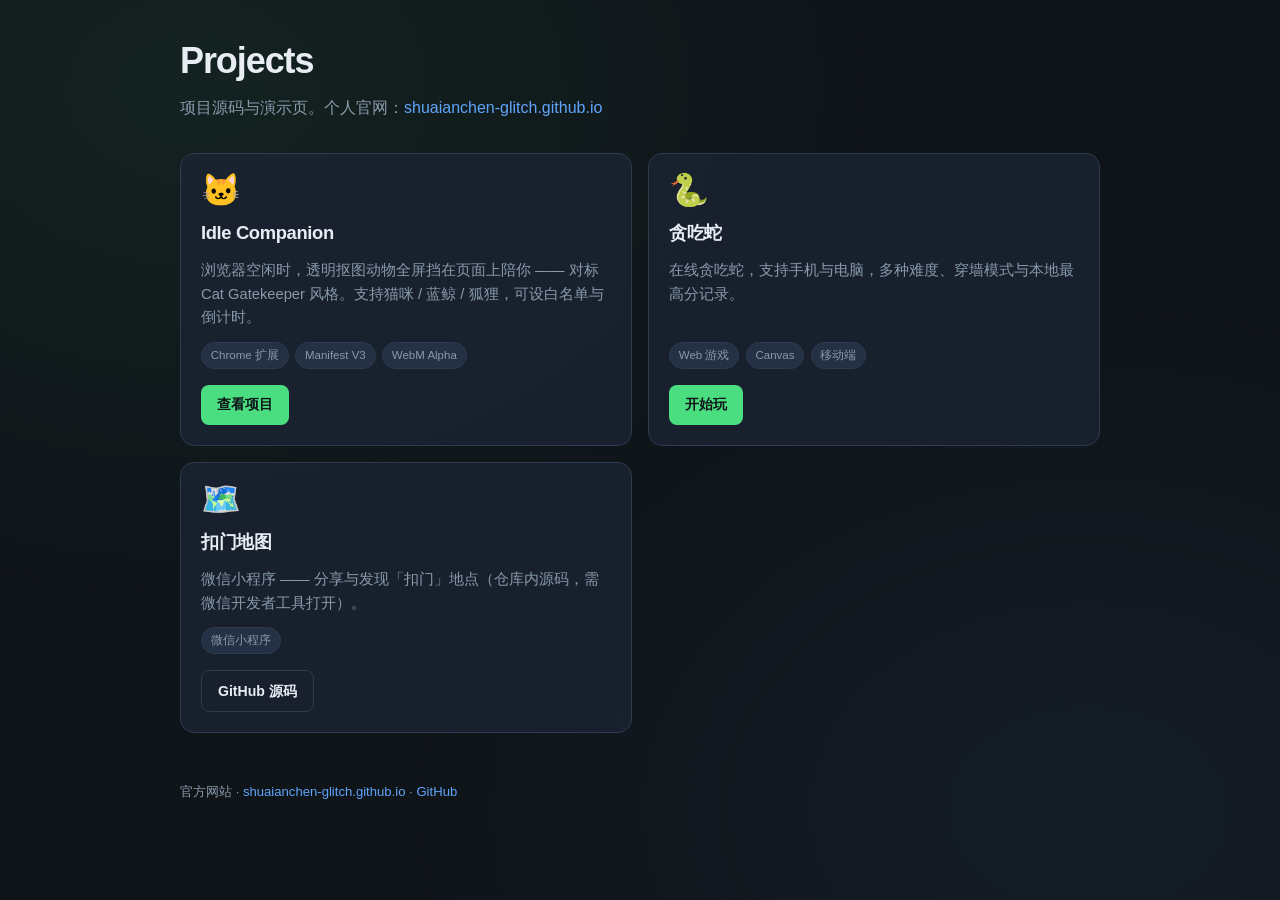
<file: index.html>
<!DOCTYPE html>
<html lang="zh-CN">
<head>
  <meta charset="UTF-8">
  <meta name="viewport" content="width=device-width, initial-scale=1.0, viewport-fit=cover">
  <meta name="description" content="Side projects：在线小游戏与浏览器扩展。">
  <meta name="theme-color" content="#0f1419">
  <title>Projects</title>
  <link rel="stylesheet" href="site.css">
</head>
<body>
  <header class="site-header">
    <h1>Projects</h1>
    <p>项目源码与演示页。个人官网：<a href="https://shuaianchen-glitch.github.io/">shuaianchen-glitch.github.io</a></p>
  </header>

  <main class="projects">
    <article class="project-card">
      <div class="project-icon">🐱</div>
      <h2>Idle Companion</h2>
      <p>浏览器空闲时，透明抠图动物全屏挡在页面上陪你 —— 对标 Cat Gatekeeper 风格。支持猫咪 / 蓝鲸 / 狐狸，可设白名单与倒计时。</p>
      <div class="project-tags">
        <span class="tag">Chrome 扩展</span>
        <span class="tag">Manifest V3</span>
        <span class="tag">WebM Alpha</span>
      </div>
      <div class="project-actions">
        <a class="btn btn-primary" href="idle-companion/">查看项目</a>
      </div>
    </article>

    <article class="project-card">
      <div class="project-icon">🐍</div>
      <h2>贪吃蛇</h2>
      <p>在线贪吃蛇，支持手机与电脑，多种难度、穿墙模式与本地最高分记录。</p>
      <div class="project-tags">
        <span class="tag">Web 游戏</span>
        <span class="tag">Canvas</span>
        <span class="tag">移动端</span>
      </div>
      <div class="project-actions">
        <a class="btn btn-primary" href="snake/">开始玩</a>
      </div>
    </article>

    <article class="project-card">
      <div class="project-icon">🗺️</div>
      <h2>扣门地图</h2>
      <p>微信小程序 —— 分享与发现「扣门」地点（仓库内源码，需微信开发者工具打开）。</p>
      <div class="project-tags">
        <span class="tag">微信小程序</span>
      </div>
      <div class="project-actions">
        <a class="btn btn-ghost" href="https://github.com/shuaianchen-glitch/snake-game/tree/main/koumen-map" rel="noopener">GitHub 源码</a>
      </div>
    </article>
  </main>

  <footer class="site-footer">
    <p>
      官方网站 ·
      <a href="https://shuaianchen-glitch.github.io/" rel="noopener">shuaianchen-glitch.github.io</a>
      ·
      <a href="https://github.com/shuaianchen-glitch/snake-game" rel="noopener">GitHub</a>
    </p>
  </footer>
</body>
</html>
</file>
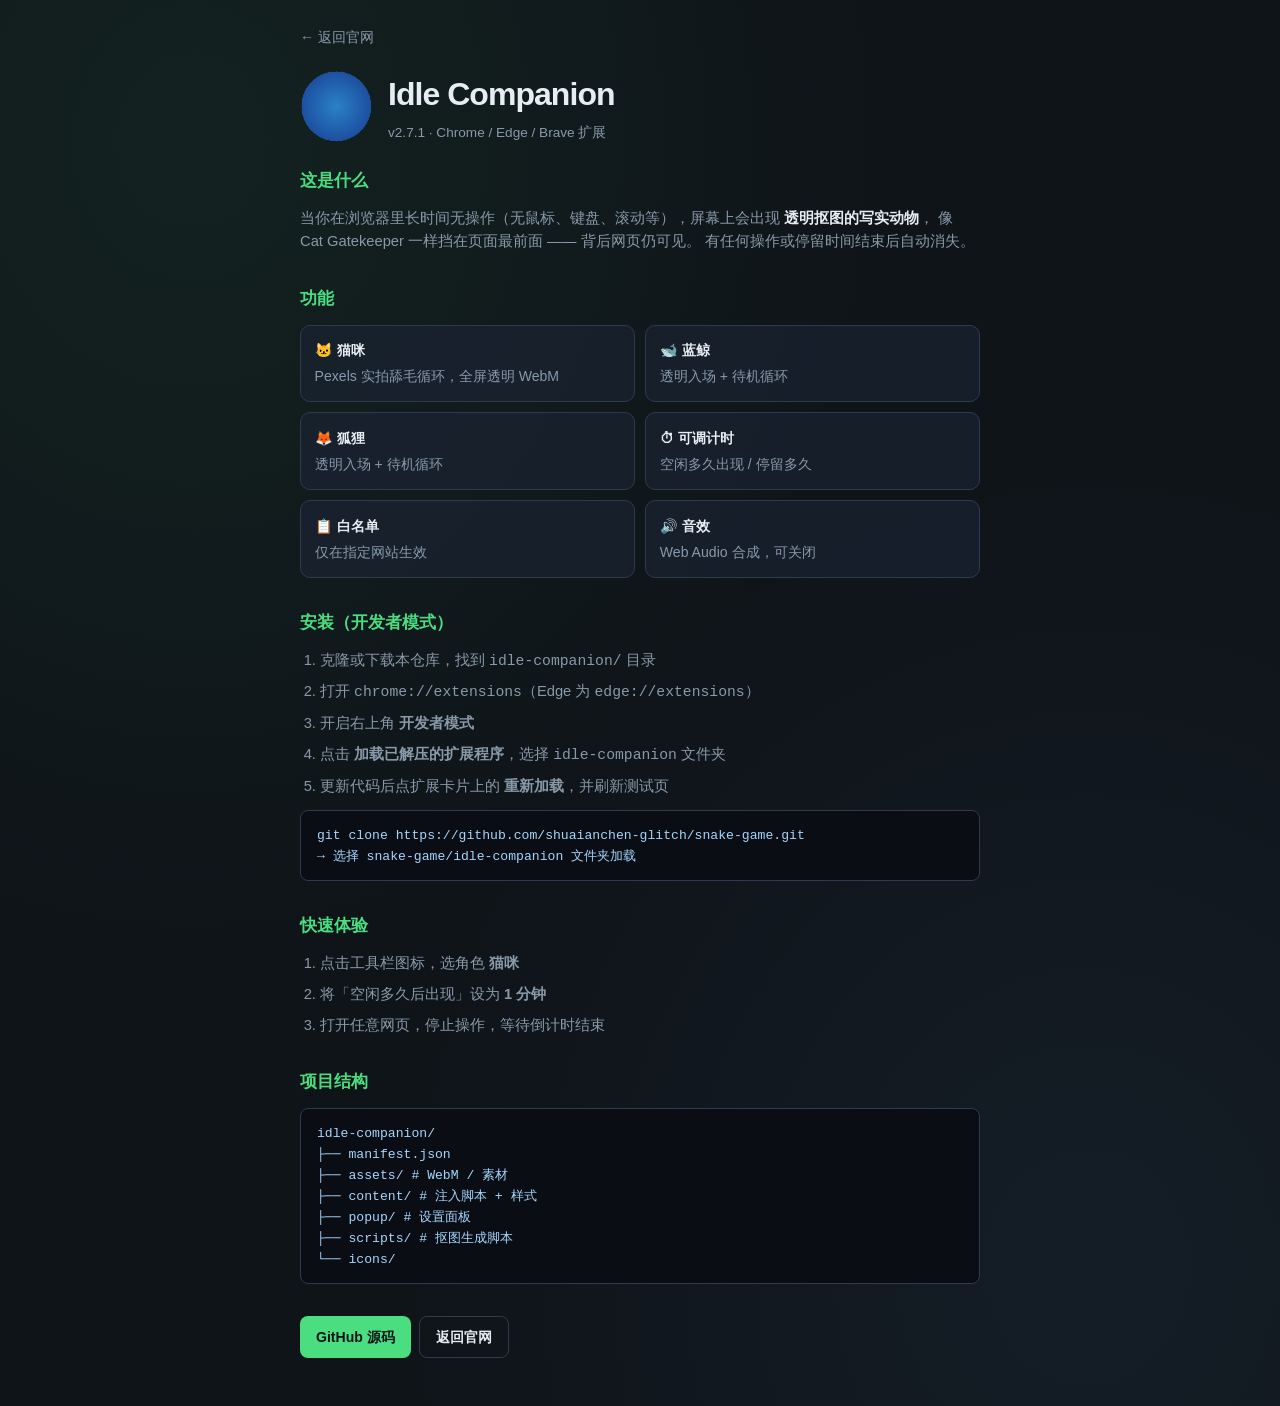
<file: idle-companion/index.html>
<!DOCTYPE html>
<html lang="zh-CN">
<head>
  <meta charset="UTF-8">
  <meta name="viewport" content="width=device-width, initial-scale=1.0, viewport-fit=cover">
  <meta name="description" content="Idle Companion — 浏览器空闲时透明动物全屏陪伴，Chrome 扩展。">
  <meta name="theme-color" content="#0f1419">
  <title>Idle Companion — 空闲陪伴</title>
  <link rel="stylesheet" href="../site.css">
</head>
<body>
  <div class="page">
    <a class="back-link" href="https://shuaianchen-glitch.github.io/#projects">← 返回官网</a>

    <div class="page-hero">
      <img src="icons/icon128.png" width="128" height="128" alt="Idle Companion">
      <div>
        <h1>Idle Companion</h1>
        <p class="version">v2.7.1 · Chrome / Edge / Brave 扩展</p>
      </div>
    </div>

    <section class="section">
      <h2>这是什么</h2>
      <p>
        当你在浏览器里长时间无操作（无鼠标、键盘、滚动等），屏幕上会出现
        <strong style="color: var(--text)">透明抠图的写实动物</strong>，
        像 Cat Gatekeeper 一样挡在页面最前面 —— 背后网页仍可见。
        有任何操作或停留时间结束后自动消失。
      </p>
    </section>

    <section class="section">
      <h2>功能</h2>
      <div class="feature-grid">
        <div class="feature"><strong>🐱 猫咪</strong>Pexels 实拍舔毛循环，全屏透明 WebM</div>
        <div class="feature"><strong>🐋 蓝鲸</strong>透明入场 + 待机循环</div>
        <div class="feature"><strong>🦊 狐狸</strong>透明入场 + 待机循环</div>
        <div class="feature"><strong>⏱ 可调计时</strong>空闲多久出现 / 停留多久</div>
        <div class="feature"><strong>📋 白名单</strong>仅在指定网站生效</div>
        <div class="feature"><strong>🔊 音效</strong>Web Audio 合成，可关闭</div>
      </div>
    </section>

    <section class="section">
      <h2>安装（开发者模式）</h2>
      <ol>
        <li>克隆或下载本仓库，找到 <code>idle-companion/</code> 目录</li>
        <li>打开 <code>chrome://extensions</code>（Edge 为 <code>edge://extensions</code>）</li>
        <li>开启右上角 <strong>开发者模式</strong></li>
        <li>点击 <strong>加载已解压的扩展程序</strong>，选择 <code>idle-companion</code> 文件夹</li>
        <li>更新代码后点扩展卡片上的 <strong>重新加载</strong>，并刷新测试页</li>
      </ol>
      <div class="code-block">git clone https://github.com/shuaianchen-glitch/snake-game.git<br>→ 选择 snake-game/idle-companion 文件夹加载</div>
    </section>

    <section class="section">
      <h2>快速体验</h2>
      <ol>
        <li>点击工具栏图标，选角色 <strong>猫咪</strong></li>
        <li>将「空闲多久后出现」设为 <strong>1 分钟</strong></li>
        <li>打开任意网页，停止操作，等待倒计时结束</li>
      </ol>
    </section>

    <section class="section">
      <h2>项目结构</h2>
      <div class="code-block">idle-companion/<br>├── manifest.json<br>├── assets/          # WebM / 素材<br>├── content/         # 注入脚本 + 样式<br>├── popup/           # 设置面板<br>├── scripts/         # 抠图生成脚本<br>└── icons/</div>
    </section>

    <div class="project-actions">
      <a class="btn btn-primary" href="https://github.com/shuaianchen-glitch/snake-game/tree/main/idle-companion" rel="noopener">GitHub 源码</a>
      <a class="btn btn-ghost" href="https://shuaianchen-glitch.github.io/">返回官网</a>
    </div>
  </div>
</body>
</html>
</file>
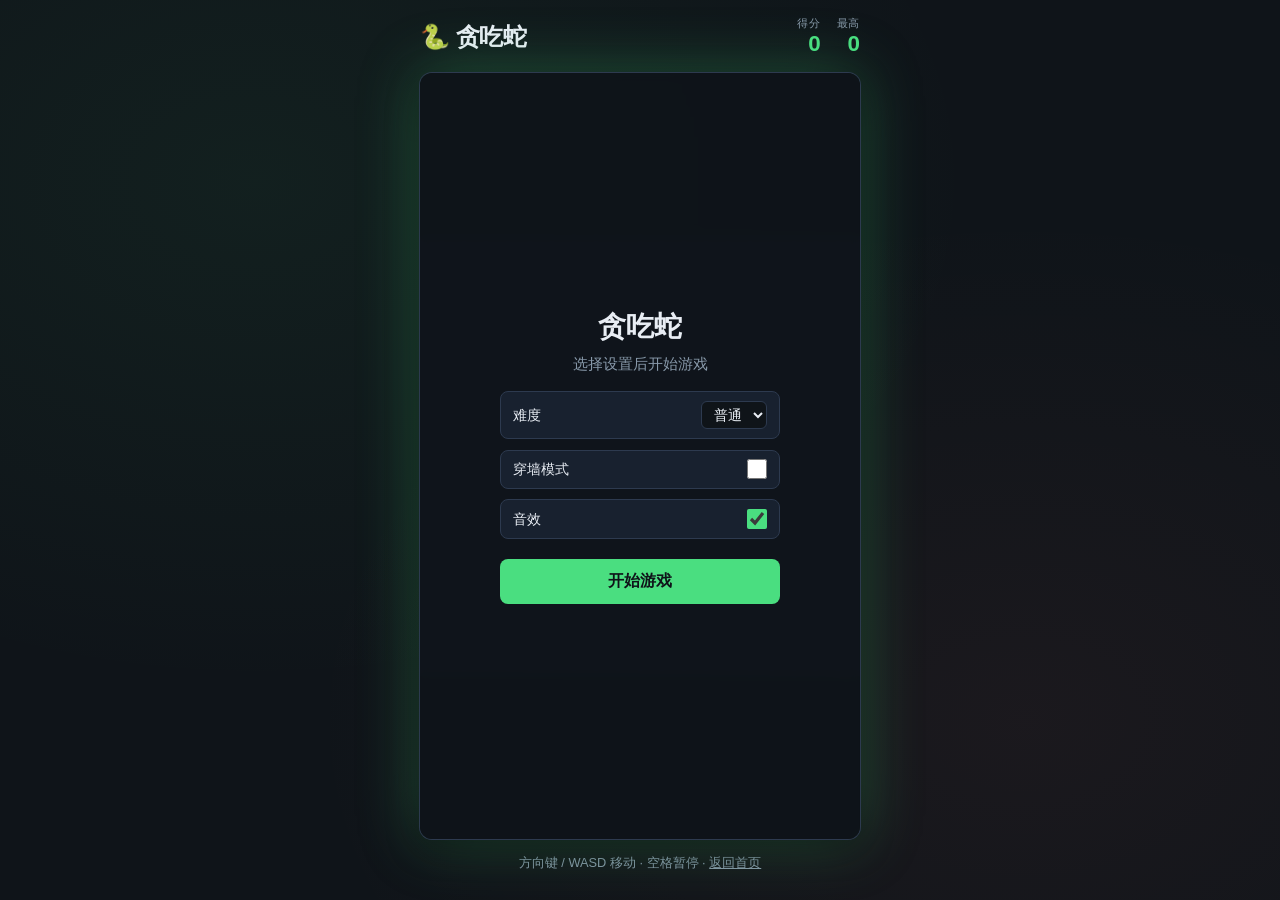
<file: snake/index.html>
<!DOCTYPE html>
<html lang="zh-CN">
<head>
  <meta charset="UTF-8">
  <meta name="viewport" content="width=device-width, initial-scale=1.0, maximum-scale=1.0, user-scalable=no, viewport-fit=cover">
  <meta name="description" content="在线贪吃蛇小游戏，支持手机和电脑，多种难度可选。">
  <meta name="theme-color" content="#0f1419">
  <meta name="apple-mobile-web-app-capable" content="yes">
  <meta name="apple-mobile-web-app-status-bar-style" content="black-translucent">
  <meta property="og:title" content="贪吃蛇">
  <meta property="og:description" content="来挑战一下，看看你能得多少分！">
  <meta property="og:type" content="website">
  <title>贪吃蛇</title>
  <link rel="stylesheet" href="style.css">
</head>
<body>
  <div class="container">
    <header class="header">
      <h1>🐍 贪吃蛇</h1>
      <div class="stats">
        <div class="stat">
          <span class="stat-label">得分</span>
          <span id="score" class="stat-value">0</span>
        </div>
        <div class="stat">
          <span class="stat-label">最高</span>
          <span id="high-score" class="stat-value">0</span>
        </div>
      </div>
    </header>

    <main class="game-area">
      <canvas id="game" aria-label="贪吃蛇游戏区域"></canvas>

      <div id="overlay" class="overlay">
        <div class="overlay-content">
          <h2 id="overlay-title">贪吃蛇</h2>
          <p id="overlay-message">选择设置后开始游戏</p>

          <div class="settings">
            <label class="setting">
              <span>难度</span>
              <select id="difficulty">
                <option value="easy">简单</option>
                <option value="normal" selected>普通</option>
                <option value="hard">困难</option>
              </select>
            </label>
            <label class="setting toggle">
              <span>穿墙模式</span>
              <input type="checkbox" id="wrap-mode">
            </label>
            <label class="setting toggle">
              <span>音效</span>
              <input type="checkbox" id="sound-enabled" checked>
            </label>
          </div>

          <button id="start-btn" class="btn">开始游戏</button>
          <p id="play-url" class="play-url hidden"></p>
        </div>
      </div>
    </main>

    <footer class="controls">
      <p class="hint">方向键 / WASD 移动 · 空格暂停 · <a href="../" style="color: var(--muted)">返回首页</a></p>
      <p class="mobile-hint">滑动屏幕或点击下方按钮控制方向</p>
      <div class="touch-controls" aria-hidden="true">
        <div class="dpad">
          <button class="touch-btn" data-dir="up" aria-label="向上">▲</button>
          <button class="touch-btn" data-dir="left" aria-label="向左">◀</button>
          <button class="touch-btn" data-dir="down" aria-label="向下">▼</button>
          <button class="touch-btn" data-dir="right" aria-label="向右">▶</button>
        </div>
      </div>
    </footer>
  </div>

  <script src="game.js"></script>
</body>
</html>
</file>
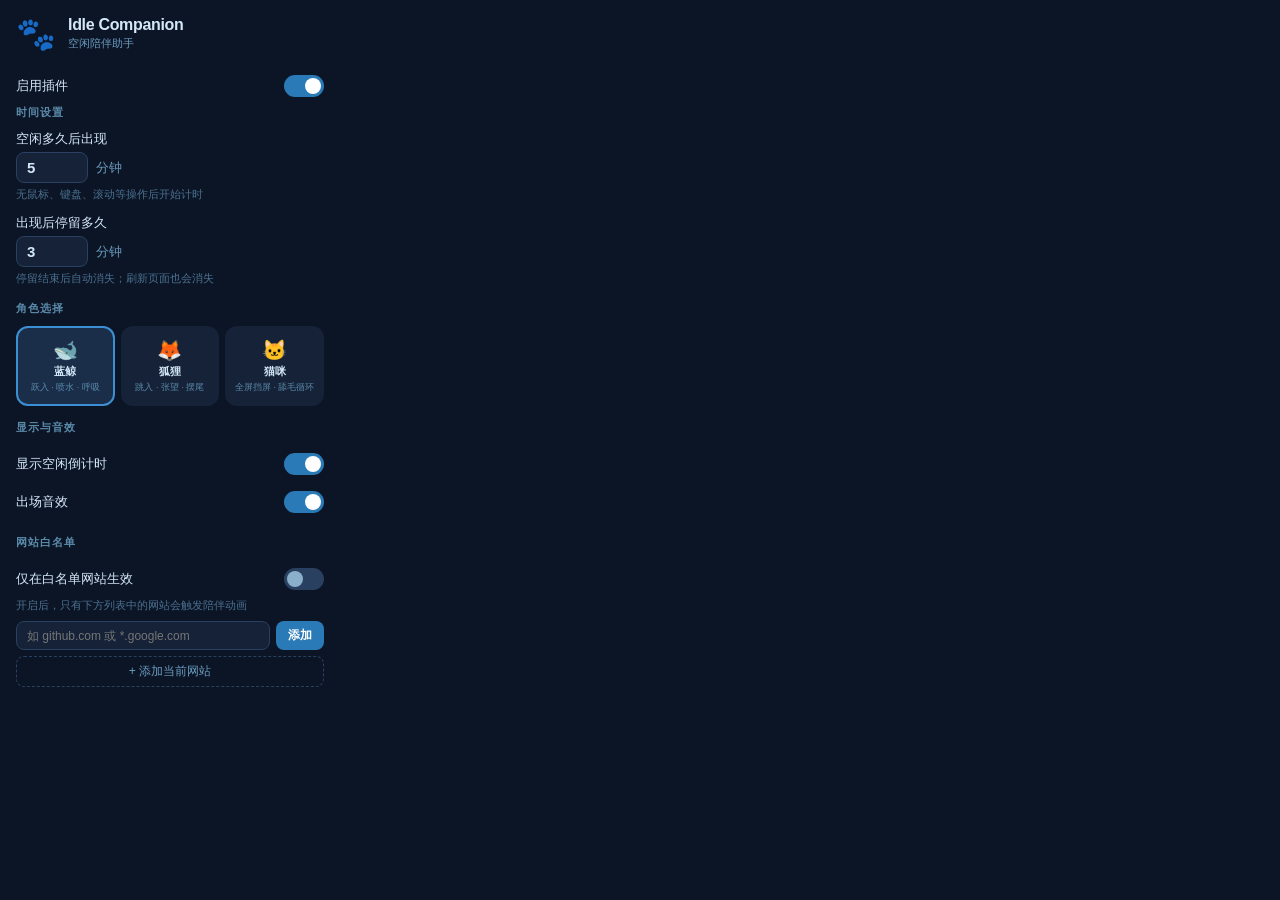
<file: idle-companion/popup/popup.html>
<!DOCTYPE html>
<html lang="zh-CN">
<head>
  <meta charset="UTF-8">
  <meta name="viewport" content="width=device-width, initial-scale=1.0">
  <title>Idle Companion</title>
  <link rel="stylesheet" href="popup.css">
</head>
<body>
  <div class="popup">
    <header class="header">
      <span class="logo">🐾</span>
      <div>
        <h1>Idle Companion</h1>
        <p class="subtitle">空闲陪伴助手</p>
      </div>
    </header>

    <label class="toggle-row">
      <span>启用插件</span>
      <input type="checkbox" id="enabled" checked>
      <span class="switch"></span>
    </label>

    <section class="section">
      <h2>时间设置</h2>

      <label class="field">
        <span class="field-label">空闲多久后出现</span>
        <div class="field-input">
          <input type="number" id="idleMinutes" min="1" max="120" value="5">
          <span class="unit">分钟</span>
        </div>
        <span class="field-hint">无鼠标、键盘、滚动等操作后开始计时</span>
      </label>

      <label class="field">
        <span class="field-label">出现后停留多久</span>
        <div class="field-input">
          <input type="number" id="displayMinutes" min="1" max="60" value="3">
          <span class="unit">分钟</span>
        </div>
        <span class="field-hint">停留结束后自动消失；刷新页面也会消失</span>
      </label>
    </section>

    <section class="section">
      <h2>角色选择</h2>

      <div class="character-grid">
        <label class="character-card selected" data-character="whale">
          <input type="radio" name="character" value="whale" checked>
          <span class="char-icon">🐋</span>
          <span class="char-name">蓝鲸</span>
          <span class="char-desc">跃入 · 喷水 · 呼吸</span>
        </label>
        <label class="character-card" data-character="fox">
          <input type="radio" name="character" value="fox">
          <span class="char-icon">🦊</span>
          <span class="char-name">狐狸</span>
          <span class="char-desc">跳入 · 张望 · 摆尾</span>
        </label>
        <label class="character-card" data-character="cat">
          <input type="radio" name="character" value="cat">
          <span class="char-icon">🐱</span>
          <span class="char-name">猫咪</span>
          <span class="char-desc">全屏挡屏 · 舔毛循环</span>
        </label>
      </div>
    </section>

    <section class="section">
      <h2>显示与音效</h2>
      <label class="toggle-row">
        <span>显示空闲倒计时</span>
        <input type="checkbox" id="showCountdown" checked>
        <span class="switch"></span>
      </label>
      <label class="toggle-row">
        <span>出场音效</span>
        <input type="checkbox" id="soundEnabled" checked>
        <span class="switch"></span>
      </label>
    </section>

    <section class="section">
      <h2>网站白名单</h2>
      <label class="toggle-row">
        <span>仅在白名单网站生效</span>
        <input type="checkbox" id="whitelistEnabled">
        <span class="switch"></span>
      </label>
      <p class="field-hint section-hint">开启后，只有下方列表中的网站会触发陪伴动画</p>

      <div class="whitelist-add">
        <input type="text" id="whitelistInput" placeholder="如 github.com 或 *.google.com">
        <button type="button" id="addSiteBtn" class="btn-sm">添加</button>
      </div>
      <button type="button" id="addCurrentBtn" class="btn-outline">+ 添加当前网站</button>

      <ul class="whitelist-list" id="whitelistList"></ul>
    </section>

    <div class="status" id="status"></div>
  </div>

  <script src="popup.js"></script>
</body>
</html>
</file>
<file: site.css>
* {
  margin: 0;
  padding: 0;
  box-sizing: border-box;
}

:root {
  --bg: #0f1419;
  --surface: #1a2332;
  --surface-2: #243044;
  --border: #2d3a4f;
  --text: #e8edf4;
  --muted: #8899aa;
  --accent: #4ade80;
  --accent-2: #60a5fa;
  --safe-top: env(safe-area-inset-top, 0px);
  --safe-bottom: env(safe-area-inset-bottom, 0px);
}

html {
  scroll-behavior: smooth;
}

body {
  min-height: 100vh;
  background: var(--bg);
  background-image:
    radial-gradient(ellipse at 15% 10%, rgba(74, 222, 128, 0.07) 0%, transparent 45%),
    radial-gradient(ellipse at 85% 90%, rgba(96, 165, 250, 0.06) 0%, transparent 45%);
  color: var(--text);
  font-family: "SF Pro Display", -apple-system, BlinkMacSystemFont, "Segoe UI",
    "PingFang SC", "Hiragino Sans GB", "Microsoft YaHei", sans-serif;
  line-height: 1.6;
}

a {
  color: var(--accent-2);
  text-decoration: none;
}

a:hover {
  text-decoration: underline;
}

.site-header {
  max-width: 960px;
  margin: 0 auto;
  padding: calc(2rem + var(--safe-top)) 1.25rem 1rem;
}

.site-header h1 {
  font-size: clamp(1.75rem, 5vw, 2.25rem);
  letter-spacing: -0.03em;
  margin-bottom: 0.35rem;
}

.site-header p {
  color: var(--muted);
  max-width: 36em;
}

.projects {
  max-width: 960px;
  margin: 0 auto;
  padding: 1rem 1.25rem calc(3rem + var(--safe-bottom));
  display: grid;
  gap: 1rem;
}

@media (min-width: 640px) {
  .projects {
    grid-template-columns: repeat(2, 1fr);
  }
}

.project-card {
  display: flex;
  flex-direction: column;
  gap: 0.75rem;
  padding: 1.25rem;
  background: rgba(26, 35, 50, 0.85);
  border: 1px solid var(--border);
  border-radius: 14px;
  transition: border-color 0.2s, transform 0.2s;
}

.project-card:hover {
  border-color: rgba(74, 222, 128, 0.45);
  transform: translateY(-2px);
}

.project-icon {
  font-size: 2rem;
  line-height: 1;
}

.project-card h2 {
  font-size: 1.15rem;
  letter-spacing: -0.02em;
}

.project-card p {
  color: var(--muted);
  font-size: 0.92rem;
  flex: 1;
}

.project-tags {
  display: flex;
  flex-wrap: wrap;
  gap: 0.4rem;
}

.tag {
  font-size: 0.72rem;
  padding: 0.2rem 0.55rem;
  border-radius: 999px;
  background: var(--surface-2);
  color: var(--muted);
  border: 1px solid var(--border);
}

.project-actions {
  display: flex;
  flex-wrap: wrap;
  gap: 0.5rem;
  margin-top: 0.25rem;
}

.btn {
  display: inline-flex;
  align-items: center;
  justify-content: center;
  padding: 0.55rem 1rem;
  border-radius: 8px;
  font-size: 0.88rem;
  font-weight: 600;
  border: none;
  cursor: pointer;
  text-decoration: none;
}

.btn-primary {
  background: var(--accent);
  color: #0f1419;
}

.btn-primary:hover {
  opacity: 0.9;
  text-decoration: none;
}

.btn-ghost {
  background: transparent;
  color: var(--text);
  border: 1px solid var(--border);
}

.btn-ghost:hover {
  border-color: var(--muted);
  text-decoration: none;
}

.site-footer {
  max-width: 960px;
  margin: 0 auto;
  padding: 0 1.25rem 2rem;
  color: var(--muted);
  font-size: 0.82rem;
}

/* ── 项目详情页 ── */

.page {
  max-width: 720px;
  margin: 0 auto;
  padding: calc(1.5rem + var(--safe-top)) 1.25rem calc(3rem + var(--safe-bottom));
}

.back-link {
  display: inline-block;
  margin-bottom: 1.25rem;
  font-size: 0.88rem;
  color: var(--muted);
}

.back-link:hover {
  color: var(--text);
}

.page-hero {
  display: flex;
  align-items: center;
  gap: 1rem;
  margin-bottom: 1.5rem;
}

.page-hero img {
  width: 72px;
  height: 72px;
  border-radius: 16px;
}

.page-hero h1 {
  font-size: clamp(1.5rem, 4vw, 2rem);
  letter-spacing: -0.03em;
}

.page-hero .version {
  color: var(--muted);
  font-size: 0.85rem;
  margin-top: 0.15rem;
}

.section {
  margin-bottom: 2rem;
}

.section h2 {
  font-size: 1.05rem;
  margin-bottom: 0.75rem;
  color: var(--accent);
}

.section p,
.section li {
  color: var(--muted);
  font-size: 0.92rem;
}

.section ul,
.section ol {
  padding-left: 1.25rem;
  display: flex;
  flex-direction: column;
  gap: 0.45rem;
}

.feature-grid {
  display: grid;
  gap: 0.65rem;
}

@media (min-width: 540px) {
  .feature-grid {
    grid-template-columns: repeat(2, 1fr);
  }
}

.feature {
  padding: 0.85rem;
  background: rgba(26, 35, 50, 0.7);
  border: 1px solid var(--border);
  border-radius: 10px;
  font-size: 0.88rem;
  color: var(--muted);
}

.feature strong {
  display: block;
  color: var(--text);
  margin-bottom: 0.2rem;
}

.code-block {
  margin-top: 0.75rem;
  padding: 0.85rem 1rem;
  background: #0a0e14;
  border: 1px solid var(--border);
  border-radius: 8px;
  font-family: ui-monospace, SFMono-Regular, Menlo, monospace;
  font-size: 0.82rem;
  color: #a5d6ff;
  overflow-x: auto;
}
</file>
<file: snake/style.css>
* {
  margin: 0;
  padding: 0;
  box-sizing: border-box;
  -webkit-tap-highlight-color: transparent;
}

:root {
  --bg: #0f1419;
  --surface: #1a2332;
  --border: #2d3a4f;
  --text: #e8edf4;
  --muted: #8899aa;
  --accent: #4ade80;
  --accent-glow: rgba(74, 222, 128, 0.35);
  --safe-top: env(safe-area-inset-top, 0px);
  --safe-bottom: env(safe-area-inset-bottom, 0px);
}

html,
body {
  height: 100%;
  overflow: hidden;
}

body {
  min-height: 100vh;
  min-height: 100dvh;
  display: flex;
  align-items: center;
  justify-content: center;
  background: var(--bg);
  touch-action: manipulation;
  overscroll-behavior: none;
  background-image:
    radial-gradient(ellipse at 20% 20%, rgba(74, 222, 128, 0.06) 0%, transparent 50%),
    radial-gradient(ellipse at 80% 80%, rgba(248, 113, 113, 0.05) 0%, transparent 50%);
  font-family: "SF Pro Display", -apple-system, BlinkMacSystemFont, "Segoe UI", sans-serif;
  color: var(--text);
  padding: 1rem;
}

.container {
  display: flex;
  flex-direction: column;
  align-items: center;
  gap: 1rem;
  max-width: 440px;
  width: 100%;
  height: 100%;
  max-height: 900px;
}

.header {
  width: 100%;
  display: flex;
  align-items: center;
  justify-content: space-between;
  flex-shrink: 0;
  padding-top: var(--safe-top);
}

.header h1 {
  font-size: 1.5rem;
  font-weight: 700;
  letter-spacing: -0.02em;
}

.stats {
  display: flex;
  gap: 1rem;
}

.stat {
  display: flex;
  flex-direction: column;
  align-items: flex-end;
}

.stat-label {
  font-size: 0.7rem;
  color: var(--muted);
  text-transform: uppercase;
  letter-spacing: 0.06em;
}

.stat-value {
  font-size: 1.4rem;
  font-weight: 700;
  color: var(--accent);
  font-variant-numeric: tabular-nums;
}

.game-area {
  position: relative;
  flex: 1;
  width: 100%;
  min-height: 0;
  display: flex;
  align-items: center;
  justify-content: center;
  border-radius: 12px;
  overflow: hidden;
  box-shadow:
    0 0 0 1px var(--border),
    0 8px 32px rgba(0, 0, 0, 0.4),
    0 0 60px var(--accent-glow);
}

#game {
  display: block;
  background: var(--surface);
  touch-action: none;
}

.overlay {
  position: absolute;
  inset: 0;
  display: flex;
  align-items: center;
  justify-content: center;
  background: rgba(15, 20, 25, 0.92);
  backdrop-filter: blur(4px);
  transition: opacity 0.2s;
  overflow-y: auto;
  -webkit-overflow-scrolling: touch;
}

.overlay.hidden {
  opacity: 0;
  pointer-events: none;
}

.overlay-content {
  text-align: center;
  padding: 1.25rem;
  width: 100%;
  max-width: 320px;
}

.overlay-content h2 {
  font-size: 1.75rem;
  margin-bottom: 0.5rem;
}

.overlay-content > p {
  color: var(--muted);
  margin-bottom: 1rem;
  font-size: 0.95rem;
}

.settings {
  display: flex;
  flex-direction: column;
  gap: 0.65rem;
  margin-bottom: 1.25rem;
  text-align: left;
}

.setting {
  display: flex;
  align-items: center;
  justify-content: space-between;
  gap: 0.75rem;
  padding: 0.55rem 0.75rem;
  background: rgba(26, 35, 50, 0.9);
  border: 1px solid var(--border);
  border-radius: 8px;
  font-size: 0.9rem;
}

.setting select {
  background: var(--bg);
  color: var(--text);
  border: 1px solid var(--border);
  border-radius: 6px;
  padding: 0.3rem 0.5rem;
  font-size: 0.85rem;
}

.setting.toggle input {
  width: 20px;
  height: 20px;
  accent-color: var(--accent);
  cursor: pointer;
}

.btn {
  background: var(--accent);
  color: #0f1419;
  border: none;
  padding: 0.75rem 2rem;
  border-radius: 8px;
  font-size: 1rem;
  font-weight: 600;
  cursor: pointer;
  width: 100%;
}

.btn:active {
  opacity: 0.85;
}

.play-url {
  margin-top: 1rem;
  font-size: 0.75rem;
  color: var(--muted);
  word-break: break-all;
  line-height: 1.4;
}

.play-url code {
  color: var(--accent);
  font-size: 0.8rem;
}

.play-url.hidden {
  display: none;
}

.controls {
  width: 100%;
  text-align: center;
  flex-shrink: 0;
  padding-bottom: var(--safe-bottom);
}

.hint,
.mobile-hint {
  font-size: 0.8rem;
  color: var(--muted);
  margin-bottom: 0.75rem;
}

.mobile-hint {
  display: none;
}

.touch-controls {
  display: none;
  justify-content: center;
}

.dpad {
  display: grid;
  grid-template-columns: repeat(3, 68px);
  grid-template-rows: repeat(3, 68px);
  gap: 8px;
}

.touch-btn {
  border: 1px solid var(--border);
  background: var(--surface);
  color: var(--text);
  border-radius: 12px;
  font-size: 1.25rem;
  cursor: pointer;
  user-select: none;
  display: flex;
  align-items: center;
  justify-content: center;
}

.touch-btn:active {
  background: var(--border);
  transform: scale(0.96);
}

.touch-btn[data-dir="up"] {
  grid-column: 2;
  grid-row: 1;
}

.touch-btn[data-dir="left"] {
  grid-column: 1;
  grid-row: 2;
}

.touch-btn[data-dir="down"] {
  grid-column: 2;
  grid-row: 3;
}

.touch-btn[data-dir="right"] {
  grid-column: 3;
  grid-row: 2;
}

@media (hover: none) and (pointer: coarse), (max-width: 768px) {
  body {
    padding: 0;
    align-items: stretch;
  }

  .container {
    max-width: none;
    max-height: none;
    height: 100dvh;
    gap: 0.5rem;
    padding: 0 12px 8px;
  }

  .header h1 {
    font-size: 1.15rem;
  }

  .stat-value {
    font-size: 1.2rem;
  }

  .game-area {
    box-shadow: 0 0 0 1px var(--border);
    border-radius: 10px;
  }

  .overlay {
    backdrop-filter: none;
  }

  .overlay-content h2 {
    font-size: 1.5rem;
  }

  .hint {
    display: none;
  }

  .mobile-hint {
    display: block;
    margin-bottom: 0.5rem;
    font-size: 0.75rem;
  }

  .touch-controls {
    display: flex;
  }

  .dpad {
    grid-template-columns: repeat(3, min(22vw, 72px));
    grid-template-rows: repeat(3, min(22vw, 72px));
    gap: 6px;
  }
}
</file>
<file: idle-companion/popup/popup.css>
* {
  margin: 0;
  padding: 0;
  box-sizing: border-box;
}

body {
  width: 340px;
  font-family: -apple-system, BlinkMacSystemFont, "Segoe UI", "PingFang SC",
    "Hiragino Sans GB", "Microsoft YaHei", sans-serif;
  background: #0c1525;
  color: #d4e8f8;
}

.popup {
  padding: 16px;
}

.header {
  display: flex;
  align-items: center;
  gap: 12px;
  margin-bottom: 16px;
}

.logo {
  font-size: 32px;
  line-height: 1;
}

.header h1 {
  font-size: 16px;
  font-weight: 700;
  letter-spacing: -0.02em;
}

.subtitle {
  font-size: 11px;
  color: #6a9cc0;
  margin-top: 2px;
}

.section {
  margin-bottom: 14px;
}

.section h2 {
  font-size: 11px;
  text-transform: uppercase;
  letter-spacing: 0.08em;
  color: #5a8aaa;
  margin-bottom: 10px;
}

.field {
  display: flex;
  flex-direction: column;
  gap: 4px;
  margin-bottom: 12px;
}

.field-label {
  font-size: 13px;
  font-weight: 500;
}

.field-input {
  display: flex;
  align-items: center;
  gap: 8px;
}

.field-input input[type="number"] {
  width: 72px;
  padding: 6px 10px;
  background: #152238;
  border: 1px solid #2a4060;
  border-radius: 8px;
  color: #d4e8f8;
  font-size: 15px;
  font-weight: 600;
  font-variant-numeric: tabular-nums;
  outline: none;
}

.field-input input[type="number"]:focus {
  border-color: #3d8fd4;
  box-shadow: 0 0 0 2px rgba(61, 143, 212, 0.2);
}

.unit {
  font-size: 13px;
  color: #6a9cc0;
}

.field-hint {
  font-size: 11px;
  color: #4a7090;
  line-height: 1.4;
}

.toggle-row {
  display: flex;
  align-items: center;
  justify-content: space-between;
  padding: 8px 0;
  cursor: pointer;
  font-size: 13px;
}

.toggle-row input {
  display: none;
}

.switch {
  position: relative;
  width: 40px;
  height: 22px;
  background: #2a4060;
  border-radius: 11px;
  transition: background 0.2s;
  flex-shrink: 0;
}

.switch::after {
  content: "";
  position: absolute;
  top: 3px;
  left: 3px;
  width: 16px;
  height: 16px;
  background: #8ab0cc;
  border-radius: 50%;
  transition: transform 0.2s, background 0.2s;
}

.toggle-row input:checked + .switch {
  background: #2a7ab8;
}

.toggle-row input:checked + .switch::after {
  transform: translateX(18px);
  background: #fff;
}

.character-grid {
  display: grid;
  grid-template-columns: 1fr 1fr 1fr;
  gap: 6px;
}

.character-card {
  display: flex;
  flex-direction: column;
  align-items: center;
  gap: 2px;
  padding: 12px 8px;
  background: #152238;
  border: 2px solid transparent;
  border-radius: 12px;
  cursor: pointer;
  transition: border-color 0.2s, background 0.2s;
  text-align: center;
}

.character-card input {
  display: none;
}

.character-card.selected,
.character-card:has(input:checked) {
  border-color: #3d8fd4;
  background: #1a2e4a;
}

.character-card.coming-soon {
  opacity: 0.45;
  cursor: default;
}

.char-icon {
  font-size: 24px;
}

.char-name {
  font-size: 12px;
  font-weight: 600;
}

.char-desc {
  font-size: 10px;
  color: #5a8aaa;
}

.status {
  text-align: center;
  font-size: 11px;
  color: #4a9a6a;
  min-height: 16px;
  margin-top: 4px;
  transition: opacity 0.3s;
}

.status.fade {
  opacity: 0;
}

.section-hint {
  margin-bottom: 8px;
}

.whitelist-add {
  display: flex;
  gap: 6px;
  margin-bottom: 6px;
}

.whitelist-add input {
  flex: 1;
  padding: 6px 10px;
  background: #152238;
  border: 1px solid #2a4060;
  border-radius: 8px;
  color: #d4e8f8;
  font-size: 12px;
  outline: none;
}

.whitelist-add input:focus {
  border-color: #3d8fd4;
}

.btn-sm {
  padding: 6px 12px;
  background: #2a7ab8;
  border: none;
  border-radius: 8px;
  color: #fff;
  font-size: 12px;
  font-weight: 600;
  cursor: pointer;
  white-space: nowrap;
}

.btn-sm:hover {
  background: #3d8fd4;
}

.btn-outline {
  width: 100%;
  padding: 6px 10px;
  margin-bottom: 8px;
  background: transparent;
  border: 1px dashed #2a4060;
  border-radius: 8px;
  color: #6a9cc0;
  font-size: 12px;
  cursor: pointer;
}

.btn-outline:hover {
  border-color: #3d8fd4;
  color: #a8d4f5;
}

.whitelist-list {
  list-style: none;
  max-height: 120px;
  overflow-y: auto;
}

.whitelist-item {
  display: flex;
  align-items: center;
  justify-content: space-between;
  padding: 5px 8px;
  margin-bottom: 4px;
  background: #152238;
  border-radius: 6px;
  font-size: 12px;
}

.whitelist-host {
  font-family: "SF Mono", "Menlo", monospace;
  color: #a8d4f5;
  overflow: hidden;
  text-overflow: ellipsis;
  white-space: nowrap;
}

.btn-remove {
  background: none;
  border: none;
  color: #6a8090;
  font-size: 16px;
  cursor: pointer;
  padding: 0 4px;
  line-height: 1;
}

.btn-remove:hover {
  color: #e07070;
}

.whitelist-empty {
  font-size: 11px;
  color: #4a7090;
  padding: 8px 0;
  text-align: center;
}

.character-card {
  padding: 10px 4px;
}

.char-icon {
  font-size: 20px;
}

.char-name {
  font-size: 11px;
}

.char-desc {
  font-size: 9px;
}
</file>
